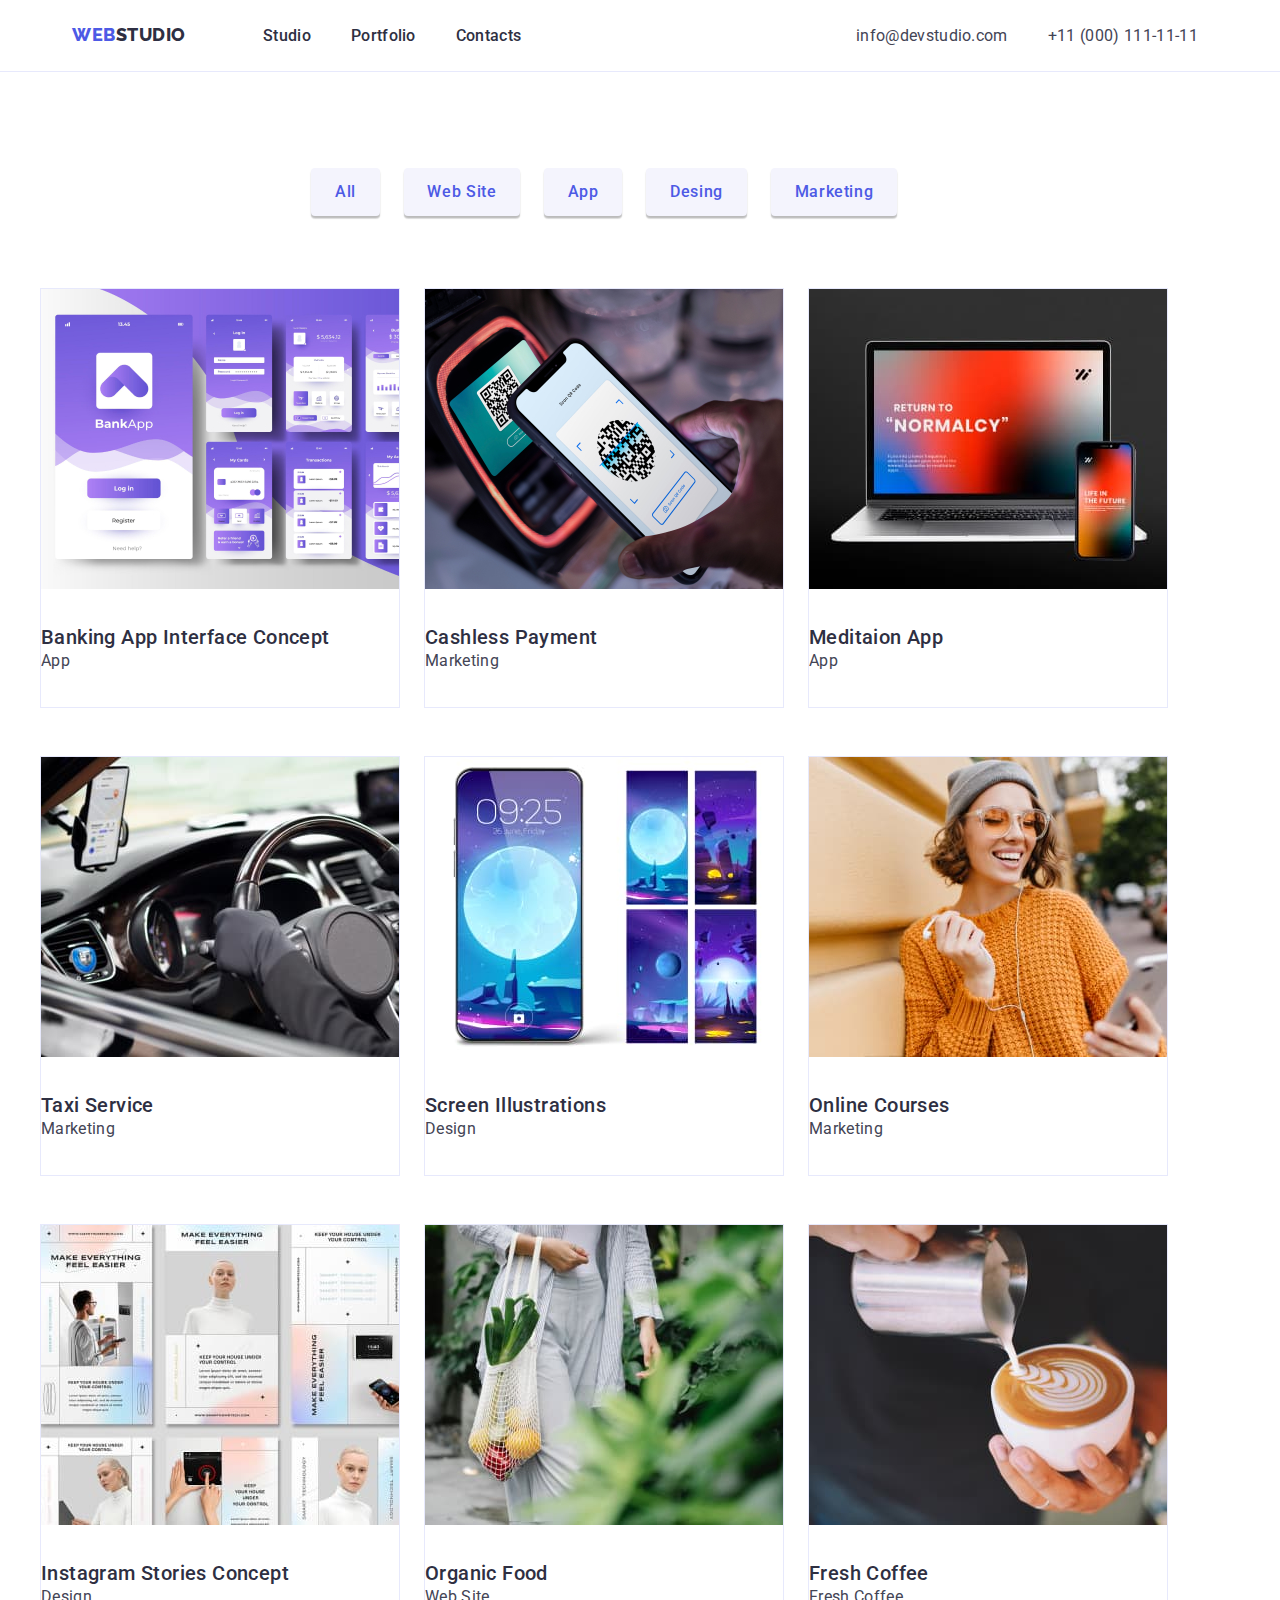
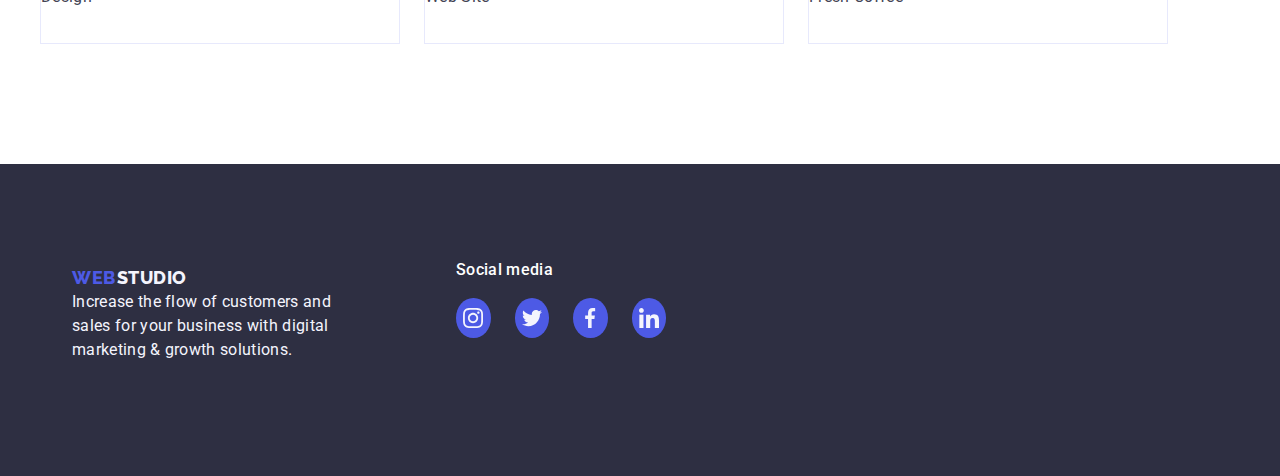
<file: portfolio.html>
<!DOCTYPE html>
<html lang="en">
  <head>
    <meta charset="UTF-8" />
    <meta name="viewport" content="width=device-width, initial-scale=1.0" />
    <link
      rel="stylesheet"
      href="https://cdnjs.cloudflare.com/ajax/libs/modern-normalize/1.0.0/modern-normalize.min.css"
    />
    <link rel="preconnect" href="https://fonts.googleapis.com" />
    <link rel="preconnect" href="https://fonts.gstatic.com" crossorigin />
    <link
      href="https://fonts.googleapis.com/css2?family=Roboto:wght@400;500;700;900&display=swap"
      rel="stylesheet"
    />
    <link rel="preconnect" href="https://fonts.googleapis.com" />
    <link rel="preconnect" href="https://fonts.gstatic.com" crossorigin />
    <link
      rel="stylesheet"
      href="https://cdnjs.cloudflare.com/ajax/libs/modern-normalize/2.0.0/modern-normalize.min.css"
      integrity="sha512-4xo8blKMVCiXpTaLzQSLSw3KFOVPWhm/TRtuPVc4WG6kUgjH6J03IBuG7JZPkcWMxJ5huwaBpOpnwYElP/m6wg=="
      crossorigin="anonymous"
      referrerpolicy="no-referrer"
    />
    <link
      href="https://fonts.googleapis.com/css2?family=Raleway:wght@800&display=swap"
      rel="stylesheet"
    />
    <link rel="stylesheet" type="text/css" href="./css/styles.css" />
    <title>Document</title>
  </head>
  <body>
    <header>
      <section class="top-line">
        <div class="container">
          <div class="position-topline">
            <span class="logo">
              <a class="web-logo" href="index.html" type="button">WEB</a>
              <a class="studio-logo" href="index.html" type="button">STUDIO</a>
            </span>
            <nav>
              <span class="nav-menu">
                <a class="nav-studio" href="index.html" type="button">Studio</a>
                <a class="nav-portfolio" href="portfolio.html" type="button"
                  >Portfolio</a
                >
                <a class="nav-contacts" href="" type="button">Contacts</a>
              </span>
            </nav>
            <span class="email-phone">
              <a href="" class="email">info@devstudio.com</a>
              <a href="" class="phone">+11 (000) 111-11-11</a>
            </span>
          </div>
        </div>
      </section>
    </header>
    <main class="portfolio-main">
      <div class="container">
        <section class="section94px">
          <ul class="filters">
            <li>
              <div class="filter-btn-active">
                <button type="button" class="all-butoon">All</button>
              </div>
            </li>
            <li class="btn1-position">
              <div class="filter-btn1">
                <button type="button" class="web-site">Web Site</button>
              </div>
            </li>
            <li>
              <div class="filter-btn2">
                <button type="button" class="app">App</button>
              </div>
            </li>
            <li>
              <div class="filter-btn3">
                <button type="button" class="desing">Desing</button>
              </div>
            </li>
            <li>
              <div class="filter-btn4">
                <button type="button" class="marketing">Marketing</button>
              </div>
            </li>
          </ul>
          <!--Section row-->
          <section class="row-1" title="Row 1">
            <div class="project-card1">
              <ul class="project-card2">
                <li>
                  <img
                    class="img-portfolio1"
                    src="./images/img8.jpg"
                    alt="img8"
                  />
                </li>
                <li class="card-content1">
                  <h3 class="footer-title">Banking App Interface Concept</h3>
                  <p class="footer-pharagraf">App</p>
                </li>
              </ul>
              <ul class="project-card2">
                <li>
                  <img
                    class="img-portfolio1"
                    src="./images/img9.jpg"
                    alt="img8"
                  />
                </li>
                <li class="card-content2">
                  <h3 class="footer-title">Cashless Payment</h3>
                  <p class="footer-pharagraf">Marketing</p>
                </li>
              </ul>
              <ul class="project-card2">
                <li>
                  <img
                    class="img-portfolio1"
                    src="./images/img10.jpg"
                    alt="img8"
                  />
                </li>
                <li class="card-content3">
                  <h3 class="footer-title">Meditaion App</h3>
                  <p class="footer-pharagraf">App</p>
                </li>
              </ul>
            </div>
          </section>

          <section class="row-2" title="Row 2">
            <div class="project-card1">
              <ul class="project-card2">
                <li>
                  <img
                    class="img-portfolio1"
                    src="./images/img11.jpg"
                    alt="img8"
                  />
                </li>
                <li class="card-content1">
                  <h3 class="footer-title">Taxi Service</h3>
                  <p class="footer-pharagraf">Marketing</p>
                </li>
              </ul>
              <ul class="project-card2">
                <li>
                  <img
                    class="img-portfolio1"
                    src="./images/img12.jpg"
                    alt="img8"
                  />
                </li>
                <li class="card-content2">
                  <h3 class="footer-title">Screen Illustrations</h3>
                  <p class="footer-pharagraf">Design</p>
                </li>
              </ul>
              <ul class="project-card2">
                <li>
                  <img
                    class="img-portfolio1"
                    src="./images/img13.jpg"
                    alt="img8"
                  />
                </li>
                <li class="card-content3">
                  <h3 class="footer-title">Online Courses</h3>
                  <p class="footer-pharagraf">Marketing</p>
                </li>
              </ul>
            </div>
          </section>
          <section class="row-3" title="Row 3">
            <div class="project-card1">
              <ul class="project-card2">
                <li>
                  <img
                    class="img-portfolio1"
                    src="./images/img14.jpg"
                    alt="img8"
                  />
                </li>
                <li class="card-content1">
                  <h3 class="footer-title">Instagram Stories Concept</h3>
                  <p class="footer-pharagraf">Design</p>
                </li>
              </ul>
              <ul class="project-card2">
                <li>
                  <img
                    class="img-portfolio1"
                    src="./images/img15.jpg"
                    alt="img8"
                  />
                </li>
                <li class="card-content2">
                  <h3 class="footer-title">Organic Food</h3>
                  <p class="footer-pharagraf">Web Site</p>
                </li>
              </ul>
              <ul class="project-card2">
                <li>
                  <img
                    class="img-portfolio1"
                    src="./images/img16.jpg"
                    alt="img8"
                  />
                </li>
                <li class="card-content3">
                  <h3 class="footer-title">Fresh Coffee</h3>
                  <p class="footer-pharagraf">Fresh Coffee</p>
                </li>
              </ul>
            </div>
          </section>
        </section>
      </div>
    </main>
    <footer>
      <section class="footer">
        <div class="container">
          <div class="section94px">
            <div class="position-footer">
              <div class="logo-text">
                <span class="logo-footer">
                  <a class="web-footer" href="index.html" type="button">WEB</a>
                  <a class="studio-footer" href="index.html" type="button"
                    >STUDIO</a
                  >
                </span>
                <div class="text-footer">
                  <p class="text5">
                    Increase the flow of customers and sales for your business
                    with digital marketing & growth solutions.
                  </p>
                </div>
              </div>
              <div class="social">
                <h3 class="social-media">Social media</h3>
                <div class="icons-list">
                  <a
                    href="https://www.instagram.com"
                    target="_blank"
                    class="icon"
                    aria-label="instagram-link"
                  >
                    <svg>
                      <use href="./icons/symbol-defs.svg#icon-instagram2"></use>
                    </svg>
                  </a>
                  <a
                    href="https://twitter.com/?lang=ro"
                    target="_blank"
                    class="icon"
                    aria-label="twitter-link"
                  >
                    <svg>
                      <use href="./icons/symbol-defs.svg#icon-twitter1"></use>
                    </svg>
                  </a>
                  <a
                    href="https://www.facebook.com/"
                    target="_blank"
                    class="icon"
                    aria-label="facebook-link"
                  >
                    <svg>
                      <use href="./icons/symbol-defs.svg#icon-facebook1"></use>
                    </svg>
                  </a>
                  <a
                    href="https://www.linkedin.com/"
                    target="_blank"
                    class="icon"
                    aria-label="linkedin-link"
                  >
                    <svg>
                      <use href="./icons/symbol-defs.svg#icon-linkedin1"></use>
                    </svg>
                  </a>
                </div>
              </div>
            </div>
          </div>
        </div>
      </section>
    </footer>
  </body>
</html>
</file>
<file: css/styles.css>
*,
*::before,
*::after {
    box-sizing: border-box;
}
@media only screen and (max-width: 768px) {
    /* Stiluri pentru ecrane mici, cum ar fi telefoane mobile */
}

@media only screen and (min-width: 769px) and (max-width: 1024px) {
    /* Stiluri pentru tablete */
}

@media only screen and (min-width: 1025px) {
    /* Stiluri pentru ecrane mari, cum ar fi desktop-uri */
}

* {
    margin: 0;
}

html,
body {
    height: 100%;
    display: grid
}

.body{
background: #fff;
line-height: 1.5;
-webkit-font-smoothing: antialiased;
}
ul,a, h1,h3{
    padding-inline-start: 5.875em 0em;
}

.container{
    width: 75em; 
    margin: 0 auto;
}

.section94px{
    padding:5.875em 0em;
    width: 100%; 
    
}

/*NAV MENU -- TOP LINE*/

.top-line{
width: auto;
height:4.5em;
background: #fff;
border-bottom: 0.0625em solid #e7e9fc;
transition: background-color 250ms cubic-bezier(0.4, 0, 0.2, 1),
        color 250ms cubic-bezier(0.4, 0, 0.2, 1),
        box-shadow 250ms cubic-bezier(0.4, 0, 0.2, 1);
}
.top-line>.container{
height: 4.5em;
}

.position-topline{
display: flex;
padding-left: 2em;
height: 4.5em;  
}

.top-line a:hover,
header.top-line a:focus {
    color: #4d5ae5; 
    outline: none;
    background-color: #f0f0f0;
    box-shadow: 0 2px 4px rgba(0, 0, 0, 0.1);
}

a {
    text-decoration: none;
}

.logo{
padding-top: 1.5rem;
display: flex;
gap: 0em;
width: 7.1875em;
height: 3em;
}

.web-logo{
font-family: "Raleway", sans-serif;
font-weight: 800;
font-size: 1.125em;
line-height: 1.3125em; 
line-height: 1.16667;
letter-spacing: 0.03em;
text-transform: uppercase;
color: #4d5ae5;

}

.studio-logo{
font-family: "Raleway", sans-serif;
font-weight: 800;
font-size: 1.125em;
line-height: 1.3125em; 
line-height: 1.16667;
letter-spacing: 0.03em;
text-transform: uppercase;
color: #2e2f42;
}
    
.nav-menu{
display: flex;
gap: 2.5em;
width: 21.0625em;
height: 3em;
padding-left: 4.75rem;
padding-top: 1.5rem;
}

.nav-studio, .nav-portfolio, .nav-contacts {
font-family: "Roboto", sans-serif;
font-weight: 500;
font-size: 1em;
line-height: 1.5em;
line-height: 1.5;
letter-spacing: 0.02em;
color: #2e2f42;
transition: background-color 250ms cubic-bezier(0.4, 0, 0.2, 1),
        color 250ms cubic-bezier(0.4, 0, 0.2, 1),
        box-shadow 250ms cubic-bezier(0.4, 0, 0.2, 1);
}


.nav-studio {
    position: relative;
}
.nav-studio::after {
    content: "";
    position: absolute;
    left: 0;
    bottom: -24px;
    width: 100%;
    height: 5px;
    border-radius: 2px;
    background: transparent;
    transition:  0.3s ease;
}

.nav-studio:hover::after {
    background: #404bbf;
    outline: none;
    color: #333333;
    box-shadow: 0 2px 4px rgba(0, 0, 0, 0.1);
}

.nav-portfolio {
position: relative;
}
.nav-portfolio::after {
    content: "";
    position: absolute;
    left: 0;
    bottom: -24px;
    width: 100%;
    height: 5px;
    border-radius: 2px;
    background: transparent;
    transition: 0.3s ease;
}

.nav-portfolio:hover::after {
    background: #404bbf;
    outline: none;
        color: #333333;
        box-shadow: 0 2px 4px rgba(0, 0, 0, 0.1);
}

.nav-contacts {
    position: relative;
}

.nav-contacts::after {
    content: "";
    position: absolute;
    left: 0;
    bottom: -24px;
    width: 100%;
    height: 5px;
    border-radius: 2px;
    background: transparent;
    transition: 0.3s ease;
}

.nav-contacts:hover::after {
    background: #404bbf;
    outline: none;
        color: #333333;
        box-shadow: 0 2px 4px rgba(0, 0, 0, 0.1);
}

.email-phone{
width: 42.25em;
height: 3em;
display: flex;
padding-left: 20.75em;
padding-top: 1.5em;
}

.email{
font-family: "Roboto", sans-serif;
font-weight: 400;
font-size: 1em;
line-height: 1.5em; 
line-height: 1.5;
letter-spacing: 0.02em;
color: #434455;
}

.phone{
font-family: "Roboto", sans-serif;
font-weight: 400;
font-size: 1em;
line-height: 1.5em; 
line-height: 1.5;
letter-spacing: 0.02em;
color: #434455;
margin-left: 2.5em;
}



/* --HERO IMAGE-- */

.hero-image{
background-image:linear-gradient(rgba(26, 33, 55, 0.7), rgba(44, 42, 55, 0.7)), url("../images/people-office1.jpg");
 background-size: 90em;
 background-position: center;
 background-repeat: no-repeat;
}

.button {
width: 42.75em;
height: 6.5em;
padding-top: 3em;
padding-left: 32.1875em;
padding-bottom: 9.375em;

}

.order-service {
font-family: "Roboto", sans-serif;
font-weight: 500;
font-size: 1em;
font-style: normal;
line-height: 1.5em;
letter-spacing: 0.04em;
color: var(--WHITE, #FFF);
background: #4d5ae5;
border: none;
cursor: pointer;
border-radius: 0.25em;
gap: 0.625em;
box-shadow: 00.25em 0.25em 0 rgba(0, 0, 0, 0.15);
align-items: center;
justify-content: center;
width: 10.5625em;
height: 3.5em;
transition: background-color 250ms cubic-bezier(0.4, 0, 0.2, 1),
        color 250ms cubic-bezier(0.4, 0, 0.2, 1),
        box-shadow 250ms cubic-bezier(0.4, 0, 0.2, 1);
}

.order-service:hover{
    background: #404BBF;
    outline: none;
    box-shadow: 0 2px 4px rgba(0, 0, 0, 0.1)
}

.hero-title{  
margin: 0em; 
font-family: "Roboto", sans-serif;
font-weight: 700;
font-size: 3.5em;
font-style: normal;
line-height: 3.75rem;
letter-spacing: 0.02em;
text-align: center;
color: var(--WHITE, #FFF);
padding-top: 7.5%

}

.modal {
    position: fixed;
    top:50%;
    left: 50%;
    width: 408px;
    height: 584px;
    transform: translate(-50%, -50%);
    background-color: white;
    padding: 20px;
    border-radius: 4px;
    box-shadow: 0 2px 1px 0 rgba(0, 0, 0, 0.2), 0 1px 3px 0 rgba(0, 0, 0, 0.12), 0 1px 1px 0 rgba(0, 0, 0, 0.14);
    background: #fcfcfc;
    z-index: 2;
}

.is-hidden {
    display: none;
}

.close-modal{
    width: 2em;
    height: 2em;
    margin-left: 328px;
    cursor: pointer;
    border-radius: 100%;
}

.overlay {
    position: fixed;
    top: 0;
    left: 0;
    width: 100%;
    height: 100%;
    background-color: rgba(0, 0, 0, 0.5);
    z-index: 1;
    
}





/*SECTION 1 & 2*/

.section1-2{
height: 66.5em;
width: auto;
/* justify-content: center; */
}

.section1-2>.container{
height: 66.5em;
} 

.section1{
width: 70.5em;
height: 15.625em;
display: flex;
margin-left: auto;
margin-right: auto;
}

.feature1, 
.feature2, 
.feature3, 
.feature4{
gap: 0.5em;
width: 16.5em;
height: 14em;
}

.feature2,
.feature3,
.feature4{
margin-left: 1.5em;
}

.strategy, 
.punctuality, 
.diligence, 
.tehnologies{
font-family: "Roboto", sans-serif;
font-weight: 500;
font-size: 1.25em;
font-style: normal;
line-height: 1.5em; 
letter-spacing: 0.02em;
color: var(--NAVY-BLUE, #2E2F42);
margin: 0em; 
}

.text-strategy,
.text-punctuality,
.text-diligence,
.text-tehnologies{
font-family: "Roboto", sans-serif;
font-weight: 400;
font-size: 1em;
font-style: normal;
line-height: 1.5em; 
letter-spacing: 0.02em;
color: var(--SLATE, #434455); 
}

/*SECTION 2*/

.section2{
width: 70.5em;
height: 39.0625em;
flex-shrink: 0;
margin-left: auto;
    margin-right: auto;
}

.Section2-title{
font-family: "Roboto", sans-serif;
font-weight: 68.9375em;
font-size: 2.25em;
font-style: normal;
line-height: 2.5em; 
letter-spacing: 0.02em;
text-transform: capitalize;
margin: 0em;
color: var(--NAVY-BLUE, #2E2F42);
padding-left: 25.1875rem;

}

.technology-pictures{
width: 70.5em;
height: 23.25em;
display: flex; 
padding-top: 4.5em;      
}

.img-1, 
.img-2, 
.img-3{
gap: 0em;
width: 22.5em;
height: 18.75em;
}

.img-2,
.img-3{
margin-left: 1.5em;
}

.size-pictures{
border: 0.0625em solid #e7e9fc;
width: 22.5em;
height: 18.75em;
}

/*SECTION 3 */

.section3{
width: auto;
height: 46.75em;
background: #f4f4fd;
transition: background-color 250ms cubic-bezier(0.4, 0, 0.2, 1),
        color 250ms cubic-bezier(0.4, 0, 0.2, 1),
        box-shadow 250ms cubic-bezier(0.4, 0, 0.2, 1);

}

.section3>.container{
    height: 45.75em;
}

.title1{
Width: auto; 
height: auto;
padding-top: 1.625em;
padding-left: 30.1875em;
display: inline;
}

.our-team{
font-family: "Roboto", sans-serif;
font-weight: 700;
font-size: 2.25rem;
font-style: normal;
line-height: auto; 
letter-spacing: 0.02em;
color: var(--NAVY-BLUE, #2E2F42);
margin: 0em;
display:inline;
}

.pepole{
width: 70.5em;
height: 31.25em;
display: flex;
padding-top: 4.5em;
margin-left: auto;
    margin-right: auto;
}

ul {
padding: 0em;
}

.team-card1, 
.team-card2, 
.team-card3, 
.team-card4{
gap: 32px;
border-radius: 0em 0em 0.25em 0.25em;
/* padding: 0px 0px 32px 0px; */
width: 16.5em;
height: 26.75em;
box-shadow: 0em 0.125em 0.0625em 0em rgba(46, 47, 66, 0.08), 0em 0.0625em 0.0625em 0em rgba(46, 47, 66, 0.16), 0em 0.0625em 0.375em 0em rgba(46, 47, 66, 0.08);
background: #fff; 
box-shadow: 0em 0em 0.625em 0.3125em rgba(0, 0, 0, 0.1);
}



.team-card2,
.team-card3,
.team-card4{
margin-left: 1.5em;

}

.img{
width: 16.5em;
height: 16.25em;
background: url(<path-to-image>), lightgray -97.034px -0.927px / 181.897% 251.37% no-repeat;  
}

.name{
font-family: "Roboto", sans-serif;
font-weight: 500;
font-size: 1.25em;
font-style: normal;
line-height: 1.5rem; 
letter-spacing: 0.02em;
text-align: center;
color: var(--NAVY-BLUE, #2E2F42); 
margin-top: 1.5em;  
}

.job-description{
font-family: "Roboto", sans-serif;
font-weight: 400;
font-size: 1em;
font-style: normal;
line-height: 1.5em; 
letter-spacing: 0.02em;
text-align: center;
color: var(--SLATE, #434455);
}

.section3 h3:hover,
.section3 h3:focus,
.section3 p:hover,
.section3 p:focus {
color: #404bbf;
cursor: pointer;
outline: none;
background-color: #f0f0f0;
box-shadow: 0 2px 4px rgba(0, 0, 0, 0.1);
}

/* Section 4 */

.section4{
height: 27.5em;       
}


.customers{
font-family: "Roboto", sans-serif;
font-weight: 700;
font-size: 2.25em;
margin: 0em;
line-height: 2.5em; 
line-height: 1.11111;
letter-spacing: 0.02em;
text-transform: capitalize;
text-align: center;
color: #2e2f42;
padding-bottom: 4.5rem;       
}

.company-icons{
display: flex;
gap: 24px;
width: 1128px;
height: 88px;
margin: 0px;
margin-left: auto;
margin-right: auto;
}



.icons-size{
width: 168px;
height: 88px;
border: 1px solid #8e8f99;
border-radius: 4px;
display: flex; 
fill: #8E8F99;
transition: background-color 250ms cubic-bezier(0.4, 0, 0.2, 1),
        color 250ms cubic-bezier(0.4, 0, 0.2, 1),
        box-shadow 250ms cubic-bezier(0.4, 0, 0.2, 1);
}

.icons-size:hover {
    fill: #404BBF;
    cursor: pointer;
    outline: none;
        background-color: #f0f0f0;
        color: #333333;
        box-shadow: 0 2px 4px rgba(0, 0, 0, 0.1);
    
}


/*FOOTER*/

.footer{
width: 100%;
height: 19.5em;
background: #2e2f42;
flex-shrink: 0;
transition: background-color 250ms cubic-bezier(0.4, 0, 0.2, 1),
        color 250ms cubic-bezier(0.4, 0, 0.2, 1),
        box-shadow 250ms cubic-bezier(0.4, 0, 0.2, 1);
}
.footer>.container{
height: 19.5em;
    
}

.position-footer{
display: flex;
padding-left: 2em;
}

.logo-text{
width: 16.5em;
height: 7.40625em;
flex-shrink: 0;
padding-top: 0.46875rem;
}

.logo-footer{
display: flex;
gap: 0em;
width: 7.1875em;
height: 1.5em;  
}

.footer a:hover {
color: #4d5ae5;
outline: none;
box-shadow: 0 2px 4px rgba(0, 0, 0, 0.1);

}

.web-footer{
font-family: "Raleway", sans-serif;
font-weight: 800;
font-size: 1.125em;
font-style: normal;
line-height: 1.3125em; 
letter-spacing: 0.03em;
text-transform: uppercase;
color: var(--IRIS, #4D5AE5);
display: flex;
width:4.4375em;
height: 1.3125em;
}

.studio-footer{
font-family: "Raleway", sans-serif;
font-weight: 800;
font-size: 1.125em;
font-style: normal;
line-height: 1.3125em; 
letter-spacing: 0.03em;
text-transform: uppercase;
color: var(--CLOUD, #F4F4FD);
display: flex;
width: 4.4375em;
height: 1.3125em;
}

.text-footer1{
width: 16.5em;
height: 5.5em;
padding-top: 1em;  
}

.text5{
font-family: "Roboto", sans-serif;
font-weight: 400;
font-size: 1em;
font-style: normal;
line-height: 1.5em; 
letter-spacing: 0.02em;
color: var(--CLOUD, #F4F4FD);
width: 16.5em;
margin: 0em;  
}

.social{
width: 210px;
height: 120px;
margin-left: 120px;

}
.social>h3{
margin: 0px;
}

.social-media{
    color: var(--WHITE, #FFF);
        font-family: Roboto;
        font-size: 16px;
        font-style: normal;
        font-weight: 500;
        line-height: 24px;
        letter-spacing: 0.32px;
}

.icons-list{
    display: flex;
    gap: 24px;
    margin-top: 16px;
    justify-content: center;
}

.icons-list .icon svg{
    width: 20px;
    height: 20px;
    justify-content: center;
}
.icons-list .icon{
    width: 40px;
    height: 40px;
    background: #4D5AE5;
    border-radius: 50%;
    display: flex;
    justify-content: center;
    align-items: center;
    transition: background-color 250ms cubic-bezier(0.4, 0, 0.2, 1),
            color 250ms cubic-bezier(0.4, 0, 0.2, 1),
            box-shadow 250ms cubic-bezier(0.4, 0, 0.2, 1);
}

.icons-list .icon:hover{
background: #31D0AA;
outline: none;
    color: #333333;
    box-shadow: 0 2px 4px rgba(0, 0, 0, 0.1);
}

.icons-list .icon:focus{
    background: #4D5AE5;
}

/*PORTFOLIO CSS*/

.portfolio-main{
width: 100%;
height: 1692px;
}

.portfolio-main>.container{
height: 1692px;  
}

.filters{
display: flex;
gap: 24px;
width: 857px;
height: 50px;
padding-top: 2px;
padding-left: 271px;
margin: 0;
}

.all-butoon{
font-family: "Roboto", sans-serif;
font-weight: 500;
font-size: 16px;
font-style: normal;
line-height: 24px;
letter-spacing: 0.04em;
color: #4D5AE5;
background: #f4f4fd;
border: none;
cursor: pointer;
border-radius: 4px;
gap: 10px;
box-shadow: 0 2px 2px 0 rgba(0, 0, 0, 0.12), 0 2px 1px 0 rgba(0, 0, 0, 0.08), 0 3px 1px 0 rgba(0, 0, 0, 0.1);
width: 69px;
height: 48px;
padding: 0px;
z-index: 1;
position: absolute;
transition: background-color 250ms cubic-bezier(0.4, 0, 0.2, 1),
        color 250ms cubic-bezier(0.4, 0, 0.2, 1),
        box-shadow 250ms cubic-bezier(0.4, 0, 0.2, 1);
}

.btn1-position{
margin-left: 69px;  
}

.web-site{
font-family: "Roboto", sans-serif;
font-weight: 500;
font-size: 16px;
font-style: normal;
line-height: 24px;
letter-spacing: 0.04em;
color: #4D5AE5;
background: #f4f4fd;
border: none;
cursor: pointer;
border-radius: 4px;
gap: 10px;
box-shadow: 0 2px 2px 0 rgba(0, 0, 0, 0.12), 0 2px 1px 0 rgba(0, 0, 0, 0.08), 0 3px 1px 0 rgba(0, 0, 0, 0.1);
width: 116px;
height: 48px;   
transition: background-color 250ms cubic-bezier(0.4, 0, 0.2, 1),
        color 250ms cubic-bezier(0.4, 0, 0.2, 1),
        box-shadow 250ms cubic-bezier(0.4, 0, 0.2, 1);
}

.app{
font-family: "Roboto", sans-serif;
font-weight: 500;
font-size: 16px;
font-style: normal;
line-height: 24px;
letter-spacing: 0.04em;
color: #4D5AE5;
background: #f4f4fd;
border: none;
cursor: pointer;
border-radius: 4px;
gap: 10px;
box-shadow: 0 2px 2px 0 rgba(0, 0, 0, 0.12), 0 2px 1px 0 rgba(0, 0, 0, 0.08), 0 3px 1px 0 rgba(0, 0, 0, 0.1);
width: 78px;
height: 48px;
transition: background-color 250ms cubic-bezier(0.4, 0, 0.2, 1),
        color 250ms cubic-bezier(0.4, 0, 0.2, 1),
        box-shadow 250ms cubic-bezier(0.4, 0, 0.2, 1);
}

.desing{
font-family: "Roboto", sans-serif;
font-weight: 500;
font-size: 16px;
font-style: normal;
line-height: 24px;
letter-spacing: 0.04em;
color: #4D5AE5;
background: #f4f4fd;
border: none;
cursor: pointer;
border-radius: 4px;
gap: 10px;
box-shadow: 0 2px 2px 0 rgba(0, 0, 0, 0.12), 0 2px 1px 0 rgba(0, 0, 0, 0.08), 0 3px 1px 0 rgba(0, 0, 0, 0.1);
width: 101px;
height: 48px;
transition: background-color 250ms cubic-bezier(0.4, 0, 0.2, 1),
        color 250ms cubic-bezier(0.4, 0, 0.2, 1),
        box-shadow 250ms cubic-bezier(0.4, 0, 0.2, 1);
}

.marketing{
font-family: "Roboto", sans-serif;
font-weight: 500;
font-size: 16px;
font-style: normal;
line-height: 24px;
letter-spacing: 0.04em;
color: #4D5AE5;
background: #f4f4fd;
border: none;
cursor: pointer;
border-radius: 4px;
gap: 10px;
box-shadow: 0 2px 2px 0 rgba(0, 0, 0, 0.12), 0 2px 1px 0 rgba(0, 0, 0, 0.08), 0 3px 1px 0 rgba(0, 0, 0, 0.1);
width: 126px;
height: 48px;
transition: background-color 250ms cubic-bezier(0.4, 0, 0.2, 1),
        color 250ms cubic-bezier(0.4, 0, 0.2, 1),
        box-shadow 250ms cubic-bezier(0.4, 0, 0.2, 1);
}

.all-butoon:hover{
background-color: #4d5ae5;
color:white;
outline: none;  
box-shadow: 0 6px 6px rgba(0, 0, 0, 0.3);
}

.web-site:hover {
background-color: #4d5ae5;
    color: white;
    outline: none;
    box-shadow: 0 6px 6px rgba(0, 0, 0, 0.3);
}

.app:hover {
background-color: #4d5ae5;
    color: white;
    outline: none;
    box-shadow: 0 6px 6px rgba(0, 0, 0, 0.3);
}

.desing:hover {
background-color: #4d5ae5;
    color: white;
    outline: none;
    box-shadow: 0 6px 6px rgba(0, 0, 0, 0.3);
}


.marketing:hover {
background-color: #4d5ae5;
    color: white;
    outline: none;
    box-shadow: 0 6px 6px rgba(0, 0, 0, 0.3);
}

/*Section row*/

.row-1{
width: 1128px;
height: 492px;
padding-top: 72px;
    
}

.row-2{
width: 1128px;
height: 468px;
padding-top: 48px;
}

.row-3{
width: 1128px;
height: 494px;  
padding-top: 48px;
padding-bottom: 26px;
}

.row-1, 
.row-2, 
.row-3, li{
list-style-type: none;
}

.project-card1{
display: flex;
}
 
.project-card2 {
  position: relative;
  width: 360px;
  height: 420px;
  border: 1px solid #e7e9fc;
  overflow: hidden;
transition: background-color 250ms cubic-bezier(0.4, 0, 0.2, 1),
        color 250ms cubic-bezier(0.4, 0, 0.2, 1),
        box-shadow 250ms cubic-bezier(0.4, 0, 0.2, 1);
}

.project-card2::before {
    content: '14 Stylish and User-Friendly App Design Concepts · Task Manager App · Calorie Tracker App · Exotic Fruit Ecommerce App · Cloud Storage App';
    position: absolute;
    bottom: 117px;
    left: 0;
    width: 100%;
    height: 0;
    background-color: rgba(77, 90, 229, 0.85);
    color: white;
    text-align: center;
        font-size: 16px;
        font-style: normal;
        font-weight: 400;
        line-height: 24px;
        letter-spacing: 0.32px;
    transition: height 0.9s ease;
}

.project-card2:hover::before {
    height: 303px;
    outline: none; 
    box-shadow: 0 2px 4px rgba(0, 0, 0, 0.3);
}



.project-card1-2:nth-child(2),
.project-card1-2:nth-child(3){
margin-left: 24px;
}

.project-card2:hover{
cursor: pointer;
outline: none;
    color: #333333;
    box-shadow: 0 2px 4px rgba(0, 0, 0, 0.3);
}

.project-card1 .project-card2:nth-child(2),
.project-card1 .project-card2:nth-child(3) {
 margin-left: 24px;
}

.card-content1,
.card-content2, 
.card-content3{
gap: 8px;
margin-top: 32px;
width: 360px;
height: 56px;      
}

.footer-title{
font-family: "Roboto", sans-serif;
font-weight: 500;
font-size: 20px;
line-height: 24px; 
line-height: 1.2;
letter-spacing: 0.02em;
color: #2e2f42;
margin: 0px;
position: relative;
}

.footer-pharagraf{
font-family: "Roboto", sans-serif;
font-weight: 400;
font-size: 16px;
line-height: 24px; 
line-height: 1.5;
letter-spacing: 0.02em;
color: #434455;
margin: 0px;
position: relative;
}

.img-portfolio1 {
width: 360px;
height: 300px;

}
</file>
